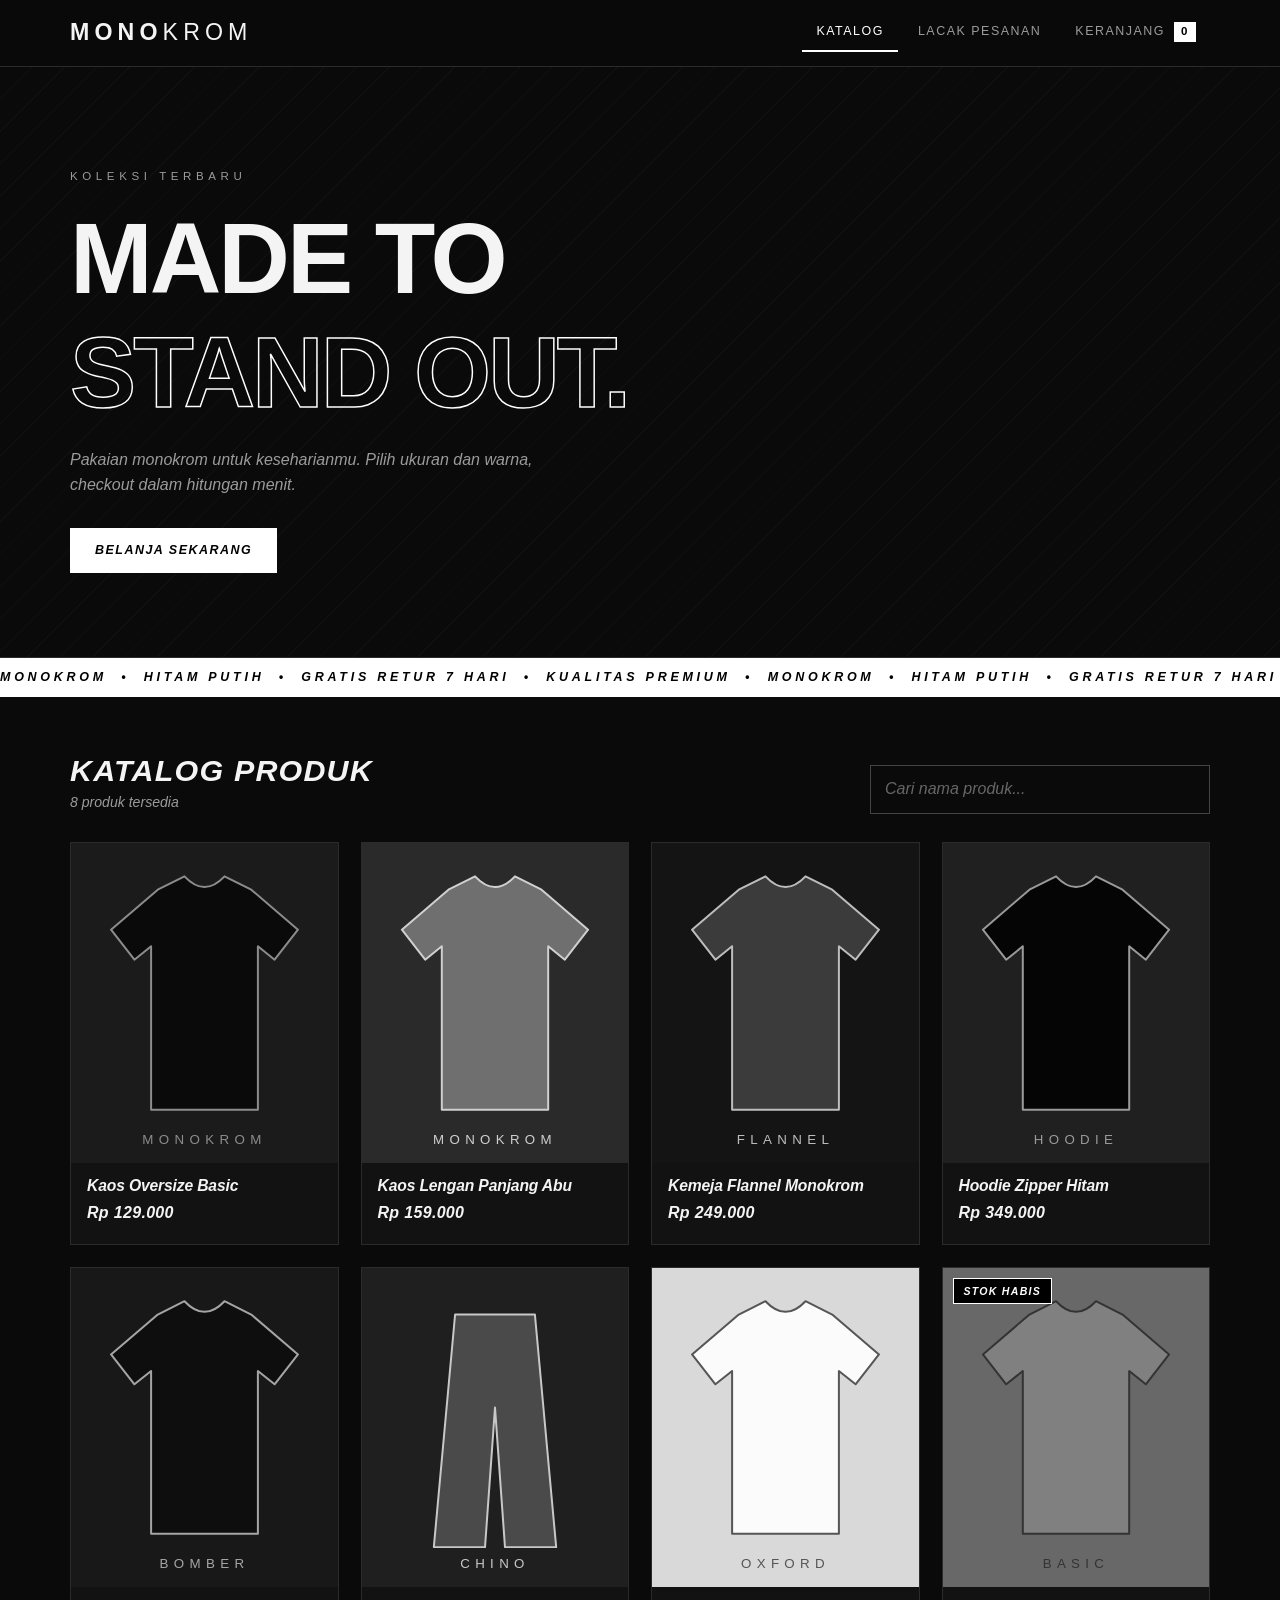
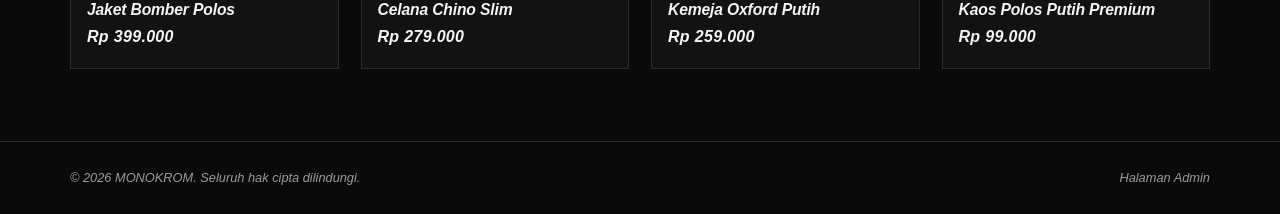
<file: index.html>
<!DOCTYPE html>
<html lang="id">
<head>
  <meta charset="UTF-8">
  <meta name="viewport" content="width=device-width, initial-scale=1">
  <title>MONOKROM — Toko Baju Online</title>
  <link rel="stylesheet" href="style.css">
</head>
<body>

<header class="topbar">
  <div class="wrap bar">
    <a href="#katalog" class="brand">MONO<span>KROM</span></a>
    <nav class="nav">
      <a href="#katalog" data-route="katalog">Katalog</a>
      <a href="#pesanan" data-route="pesanan">Lacak Pesanan</a>
      <a href="#keranjang" data-route="keranjang">Keranjang <b id="cartCount">0</b></a>
    </nav>
  </div>
</header>

<main>

  <!-- ===== UC-01: KATALOG ===== -->
  <section id="view-katalog" class="view">
    <div class="hero">
      <div class="wrap">
        <small>Koleksi Terbaru</small>
        <h1>MADE TO<br><em>STAND OUT.</h1>
        <p>Pakaian monokrom untuk keseharianmu. Pilih ukuran dan warna, checkout dalam hitungan menit.</p>
        <button class="btn btn-primary" id="btnShop">Belanja Sekarang</button>
      </div>
    </div>
    <div class="strip"><div id="strip"></div></div>

    <div class="section" id="produk">
      <div class="wrap">
        <div class="sec-head">
          <div>
            <h2>Katalog Produk</h2>
            <p id="resultInfo"></p>
          </div>
          <form class="search" id="searchForm" autocomplete="off">
            <input type="search" id="search" placeholder="Cari nama produk...">
          </form>
        </div>
        <div class="grid" id="productGrid"></div>
        <div class="empty hidden" id="noResult">
          <h3>Produk tidak ditemukan</h3>
          <p>Coba gunakan kata kunci lain.</p>
        </div>
      </div>
    </div>
  </section>

  <!-- ===== UC-02: KERANJANG ===== -->
  <section id="view-keranjang" class="view hidden">
    <div class="wrap page">
      <h1>Keranjang</h1>
      <p class="sub">Atur jumlah produk sebelum checkout.</p>
      <div class="layout">
        <div class="panel" id="cartBody"></div>
        <aside class="panel sticky" id="cartSummary">
          <h3>Ringkasan</h3>
          <div class="sum-line"><span>Total Item</span><span id="cartItems">0</span></div>
          <div class="sum-total"><span>Total</span><span id="cartTotal">Rp 0</span></div>
          <a href="#checkout" class="btn btn-primary btn-block" id="btnToCheckout">Lanjut Checkout</a>
          <a href="#katalog" class="btn btn-ghost btn-block" style="margin-top:10px">Lanjut Belanja</a>
        </aside>
      </div>
    </div>
  </section>

  <!-- ===== UC-03: CHECKOUT ===== -->
  <section id="view-checkout" class="view hidden">
    <div class="wrap page">
      <h1>Checkout</h1>
      <p class="sub">Isi data pemesanan dan pilih metode pembayaran.</p>
      <div class="notice warn hidden" id="stockAlert"></div>
      <form id="checkoutForm" novalidate>
        <div class="layout">
          <div class="panel">
            <h3>Data Pemesanan</h3>
            <div class="field" data-field="name">
              <label for="cName">Nama Lengkap</label>
              <input type="text" id="cName" placeholder="Nama penerima">
              <small class="err" data-err="name"></small>
            </div>
            <div class="field" data-field="phone">
              <label for="cPhone">Nomor HP</label>
              <input type="tel" id="cPhone" placeholder="081234567890">
              <small class="err" data-err="phone"></small>
            </div>
            <div class="field" data-field="address">
              <label for="cAddress">Alamat Pengiriman</label>
              <textarea id="cAddress" placeholder="Jalan, nomor, kelurahan, kota, provinsi, kode pos"></textarea>
              <small class="err" data-err="address"></small>
            </div>
            <div class="field" data-field="payment">
              <span class="lbl">Metode Pembayaran</span>
              <div class="pay">
                <label><input type="radio" name="payment" value="Transfer Bank"><span>Transfer Bank<small>Instruksi transfer dikirim setelah pesanan dibuat.</small></span></label>
                <label><input type="radio" name="payment" value="E-Wallet"><span>E-Wallet<small>OVO, GoPay, DANA, ShopeePay.</small></span></label>
                <label><input type="radio" name="payment" value="Bayar di Tempat (COD)"><span>Bayar di Tempat (COD)<small>Bayar tunai saat pesanan tiba.</small></span></label>
              </div>
              <small class="err" data-err="payment"></small>
            </div>
          </div>
          <aside class="panel sticky">
            <h3>Ringkasan Pesanan</h3>
            <div id="checkoutSummary"></div>
            <div class="sum-total"><span>Total</span><span id="checkoutTotal">Rp 0</span></div>
            <button type="submit" class="btn btn-primary btn-block">Buat Pesanan</button>
            <a href="#keranjang" class="btn btn-ghost btn-block" style="margin-top:10px">Kembali ke Keranjang</a>
          </aside>
        </div>
      </form>
    </div>
  </section>

  <!-- ===== Sukses ===== -->
  <section id="view-sukses" class="view hidden">
    <div class="wrap page">
      <div class="panel success" id="successBody"></div>
    </div>
  </section>

  <!-- ===== UC-04: LACAK PESANAN ===== -->
  <section id="view-pesanan" class="view hidden">
    <div class="wrap page">
      <h1>Lacak Pesanan</h1>
      <p class="sub">Masukkan nomor pesanan untuk melihat status pesananmu.</p>
      <form class="track-form" id="trackForm" autocomplete="off">
        <input type="text" id="trackInput" placeholder="Contoh: MK-XXXXXXXX">
        <button class="btn btn-primary" type="submit">Cari</button>
      </form>
      <div id="trackResult" style="margin-top:30px"></div>
    </div>
  </section>

</main>

<footer class="foot">
  <div class="wrap">
    <span>&copy; 2026 MONOKROM. Seluruh hak cipta dilindungi.</span>
    <a href="admin.html">Halaman Admin</a>
  </div>
</footer>

<!-- Modal detail produk -->
<div class="modal" id="modal">
  <div class="modal-box">
    <button class="modal-close" id="modalClose" aria-label="Tutup">&times;</button>
    <div id="modalBody"></div>
  </div>
</div>

<div class="toast" id="toast"></div>

<script src="https://cdnjs.cloudflare.com/ajax/libs/jquery/3.7.1/jquery.min.js"></script>
<script src="store.js"></script>
<script src="customer.js"></script>
</body>
</html>
</file>
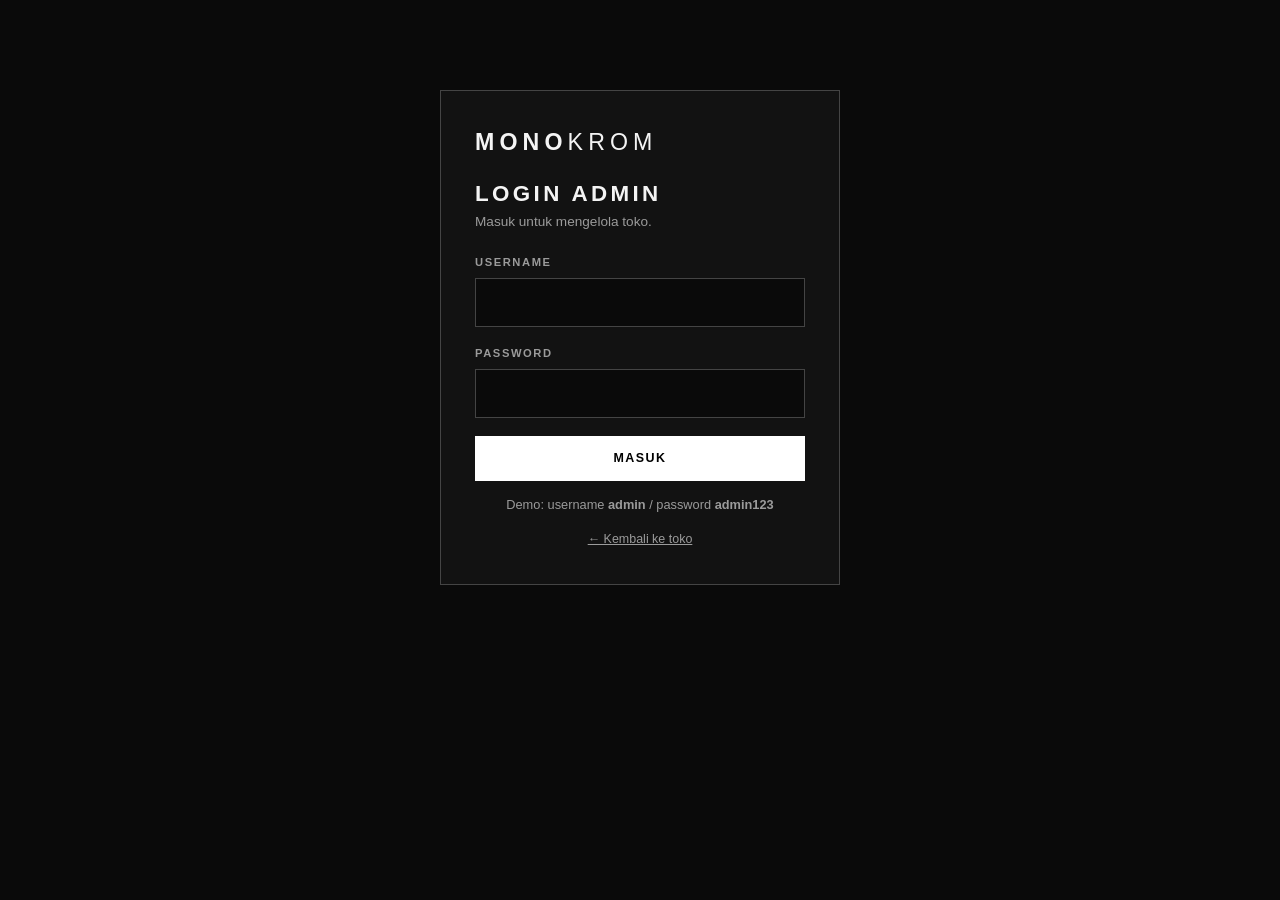
<file: admin.html>
<!DOCTYPE html>
<html lang="id">
<head>
  <meta charset="UTF-8">
  <meta name="viewport" content="width=device-width, initial-scale=1">
  <title>Admin — MONOKROM</title>
  <link rel="stylesheet" href="style.css">
</head>
<body>

<!-- ===== LOGIN ===== -->
<div id="loginView" class="hidden">
  <div class="login-box">
    <div class="brand" style="margin-bottom:20px">MONO<span>KROM</span></div>
    <h1>Login Admin</h1>
    <p style="color:var(--muted);font-size:.85rem;margin:4px 0 22px">Masuk untuk mengelola toko.</p>
    <form id="loginForm" novalidate>
      <div class="field">
        <label for="lUser">Username</label>
        <input type="text" id="lUser" autocomplete="username">
      </div>
      <div class="field">
        <label for="lPass">Password</label>
        <input type="password" id="lPass" autocomplete="current-password">
        <small class="err" id="loginErr"></small>
      </div>
      <button class="btn btn-primary btn-block" type="submit">Masuk</button>
    </form>
    <p class="hint">Demo: username <b>admin</b> / password <b>admin123</b></p>
    <p class="hint"><a href="index.html" class="lnk">&larr; Kembali ke toko</a></p>
  </div>
</div>

<!-- ===== DASHBOARD ===== -->
<div id="dashView" class="hidden">
  <header class="topbar">
    <div class="wrap bar">
      <a href="admin.html" class="brand">MONO<span>KROM</span> <small style="font-size:.6rem;letter-spacing:.3em;color:var(--muted);font-weight:400;margin-left:8px">ADMIN</small></a>
      <nav class="nav">
        <a href="index.html" target="_blank">Lihat Toko</a>
        <a href="#" id="btnLogout">Keluar</a>
      </nav>
    </div>
  </header>

  <div class="wrap page">
    <div class="stats">
      <div class="stat"><b id="stProd">0</b><span>Produk</span></div>
      <div class="stat"><b id="stOrder">0</b><span>Total Pesanan</span></div>
      <div class="stat"><b id="stProc">0</b><span>Perlu Diproses</span></div>
      <div class="stat"><b id="stLow">0</b><span>Stok Menipis</span></div>
    </div>

    <div class="tabs">
      <button class="tab active" data-tab="produk">Produk &amp; Stok</button>
      <button class="tab" data-tab="pesanan">Pesanan</button>
    </div>

    <!-- Tab produk -->
    <section id="tab-produk">
      <div class="toolbar">
        <div class="filters"><input type="search" id="pSearch" placeholder="Cari produk..."></div>
        <button class="btn btn-primary" id="btnAddProduct">+ Tambah Produk</button>
      </div>
      <div class="table-wrap">
        <table>
          <thead><tr><th>Foto</th><th>Nama</th><th>Harga</th><th>Varian</th><th>Stok</th><th>Aksi</th></tr></thead>
          <tbody id="productRows"></tbody>
        </table>
      </div>
    </section>

    <!-- Tab pesanan -->
    <section id="tab-pesanan" class="hidden">
      <div class="toolbar">
        <div class="filters">
          <input type="search" id="oSearch" placeholder="Cari no. pesanan / nama...">
          <select id="oFilter">
            <option value="">Semua Status</option>
            <option>Diproses</option><option>Dikirim</option><option>Selesai</option>
          </select>
        </div>
      </div>
      <div class="table-wrap">
        <table>
          <thead><tr><th>No. Pesanan</th><th>Tanggal</th><th>Pelanggan</th><th>Total</th><th>Pembayaran</th><th>Status</th><th>Aksi</th></tr></thead>
          <tbody id="orderRows"></tbody>
        </table>
      </div>
    </section>
  </div>
</div>

<!-- Modal produk -->
<div class="modal" id="pModal">
  <div class="modal-box narrow">
    <button class="modal-close" data-close aria-label="Tutup">&times;</button>
    <form class="modal-form" id="productForm" novalidate>
      <h2 id="pTitle">Tambah Produk</h2>
      <input type="hidden" id="pId">
      <div class="form-grid">
        <div class="field full">
          <label for="pName">Nama Produk</label>
          <input type="text" id="pName">
          <small class="err" data-err="name"></small>
        </div>
        <div class="field">
          <label for="pPrice">Harga (Rp)</label>
          <input type="number" id="pPrice" min="1" step="1">
          <small class="err" data-err="price"></small>
        </div>
        <div class="field">
          <label for="pStock">Stok</label>
          <input type="number" id="pStock" min="0" step="1">
          <small class="err" data-err="stock"></small>
        </div>
        <div class="field full">
          <label for="pDesc">Deskripsi</label>
          <textarea id="pDesc"></textarea>
        </div>
        <div class="field full">
          <span class="lbl">Ukuran Tersedia</span>
          <div class="checks" id="pSizes">
            <label><input type="checkbox" value="XS">XS</label>
            <label><input type="checkbox" value="S">S</label>
            <label><input type="checkbox" value="M">M</label>
            <label><input type="checkbox" value="L">L</label>
            <label><input type="checkbox" value="XL">XL</label>
            <label><input type="checkbox" value="XXL">XXL</label>
          </div>
        </div>
        <div class="field full">
          <label for="pColors">Warna (pisahkan dengan koma)</label>
          <input type="text" id="pColors" placeholder="Hitam, Putih, Abu-abu">
        </div>
        <div class="field full">
          <label for="pFile">Foto Produk</label>
          <input type="file" id="pFile" accept="image/*">
          <input type="text" id="pUrl" placeholder="atau tempel URL gambar" style="margin-top:8px">
          <img id="pPreview" class="preview hidden" alt="Pratinjau">
          <small class="err" data-err="photo"></small>
        </div>
      </div>
      <div class="form-actions">
        <button type="button" class="btn btn-ghost" data-close>Batal</button>
        <button type="submit" class="btn btn-primary">Simpan</button>
      </div>
    </form>
  </div>
</div>

<!-- Modal pesanan -->
<div class="modal" id="oModal">
  <div class="modal-box narrow">
    <button class="modal-close" data-close aria-label="Tutup">&times;</button>
    <div class="modal-form" id="oBody"></div>
  </div>
</div>

<div class="toast" id="toast"></div>

<script src="https://cdnjs.cloudflare.com/ajax/libs/jquery/3.7.1/jquery.min.js"></script>
<script src="store.js"></script>
<script src="admin.js"></script>
</body>
</html>
</file>
<file: style.css>
/* ==========================================================
   MONOKROM - Tema hitam putih (dominan hitam)
   ========================================================== */
:root {
    --bg: #0a0a0a;
    --bg2: #121212;
    --bg3: #1a1a1a;
    --line: #2b2b2b;
    --line2: #444;
    --text: #f4f4f4;
    --muted: #9b9b9b;
    --white: #ffffff;
    --err: #ff6b6b;
    --font: 'Helvetica Neue', Helvetica, Arial, sans-serif;
}

* {
    box-sizing: border-box;
    margin: 0;
    padding: 0;
}

html {
    scroll-behavior: smooth;
}

body {
    background: var(--bg);
    color: var(--text);
    font-family: var(--font);
    line-height: 1.55;
    -webkit-font-smoothing: antialiased;
    min-height: 100vh;
    display: flex;
    flex-direction: column;
}

body.noscroll {
    overflow: hidden;
}

main {
    flex: 1;
}

img {
    display: block;
    max-width: 100%;
}

a {
    color: inherit;
    text-decoration: none;
}

button {
    font: inherit;
    color: inherit;
    background: none;
    border: 0;
    cursor: pointer;
}

input,
select,
textarea {
    font: inherit;
    color: var(--text);
    background: var(--bg);
    border: 1px solid var(--line2);
    padding: 11px 13px;
    width: 100%;
    border-radius: 0;
    outline: none;
    transition: border-color .15s;
}

input:focus,
select:focus,
textarea:focus {
    border-color: var(--white);
}

input::placeholder,
textarea::placeholder {
    color: #666;
}

textarea {
    resize: vertical;
    min-height: 90px;
}

select option {
    background: var(--bg);
}

.wrap {
    max-width: 1180px;
    margin: 0 auto;
    padding: 0 20px;
}

.hidden {
    display: none !important;
}

h1,
h2,
h3 {
    line-height: 1.15;
    letter-spacing: -.01em;
}

/* ---------- tombol ---------- */
.btn {
    display: inline-flex;
    align-items: center;
    justify-content: center;
    gap: 8px;
    padding: 12px 24px;
    border: 1px solid var(--white);
    font-weight: 700;
    font-size: .78rem;
    letter-spacing: .12em;
    text-transform: uppercase;
    transition: .18s;
    text-align: center;
}

.btn-primary {
    background: var(--white);
    color: #000;
}

.btn-primary:hover {
    background: #000;
    color: var(--white);
}

.btn-ghost:hover {
    background: var(--white);
    color: #000;
}

.btn-danger {
    border-color: var(--err);
    color: var(--err);
}

.btn-danger:hover {
    background: var(--err);
    color: #000;
}

.btn-sm {
    padding: 7px 13px;
    font-size: .68rem;
}

.btn-block {
    width: 100%;
}

.btn[disabled] {
    opacity: .3;
    cursor: not-allowed;
    pointer-events: none;
}

/* ---------- topbar ---------- */
.topbar {
    position: sticky;
    top: 0;
    z-index: 50;
    background: rgba(10, 10, 10, .92);
    backdrop-filter: blur(8px);
    border-bottom: 1px solid var(--line);
}

.bar {
    display: flex;
    align-items: center;
    justify-content: space-between;
    height: 66px;
    gap: 16px;
}

.brand {
    font-weight: 900;
    font-size: 1.45rem;
    letter-spacing: .22em;
}

.brand span {
    font-weight: 300;
}

.nav {
    display: flex;
    gap: 6px;
    align-items: center;
}

.nav a {
    padding: 8px 14px;
    font-size: .78rem;
    text-transform: uppercase;
    letter-spacing: .12em;
    color: var(--muted);
    border-bottom: 2px solid transparent;
}

.nav a:hover,
.nav a.active {
    color: var(--white);
    border-bottom-color: var(--white);
}

.nav b {
    display: inline-block;
    min-width: 22px;
    padding: 1px 6px;
    margin-left: 4px;
    background: var(--white);
    color: #000;
    text-align: center;
    font-size: .72rem;
}

/* ---------- hero ---------- */
.hero {
    padding: 96px 0 84px;
    border-bottom: 1px solid var(--line);
    background: repeating-linear-gradient(135deg, transparent 0 22px, rgba(255, 255, 255, .025) 22px 23px);
}

.hero small {
    letter-spacing: .4em;
    color: var(--muted);
    font-size: .72rem;
    text-transform: uppercase;
}

.hero h1 {
    font-size: clamp(2.6rem, 9vw, 6.2rem);
    font-weight: 900;
    text-transform: uppercase;
    margin: 14px 0 18px;
    letter-spacing: -.03em;
}

.hero h1 em {
    font-style: normal;
    -webkit-text-stroke: 1.5px var(--white);
    color: transparent;
}

.hero p {
    max-width: 520px;
    color: var(--muted);
    margin-bottom: 30px;
}

.strip {
    background: var(--white);
    color: #000;
    overflow: hidden;
    white-space: nowrap;
    padding: 10px 0;
    font-weight: 800;
    letter-spacing: .3em;
    font-size: .78rem;
    text-transform: uppercase;
}

.strip div {
    display: inline-block;
    animation: slide 28s linear infinite;
}

@keyframes slide {
    from {
        transform: translateX(0);
    }

    to {
        transform: translateX(-50%);
    }
}

/* ---------- katalog ---------- */
.section {
    padding: 56px 0 72px;
}

.sec-head {
    display: flex;
    justify-content: space-between;
    align-items: flex-end;
    gap: 20px;
    flex-wrap: wrap;
    margin-bottom: 28px;
}

.sec-head h2 {
    font-size: 1.9rem;
    text-transform: uppercase;
    letter-spacing: .04em;
}

.sec-head p {
    color: var(--muted);
    font-size: .88rem;
    margin-top: 4px;
}

.search {
    position: relative;
    width: 100%;
    max-width: 340px;
}

.search input {
    padding-left: 14px;
}

.grid {
    display: grid;
    grid-template-columns: repeat(auto-fill, minmax(230px, 1fr));
    gap: 22px;
}

.card {
    background: var(--bg2);
    border: 1px solid var(--line);
    cursor: pointer;
    transition: .2s;
    display: flex;
    flex-direction: column;
}

.card:hover {
    border-color: var(--white);
    transform: translateY(-4px);
}

.thumb {
    position: relative;
    aspect-ratio: 5/6;
    overflow: hidden;
    background: var(--bg3);
}

.thumb img {
    width: 100%;
    height: 100%;
    object-fit: cover;
    transition: transform .4s;
}

.card:hover .thumb img {
    transform: scale(1.05);
}

.card .info {
    padding: 14px 16px 18px;
}

.card h3 {
    font-size: .98rem;
    font-weight: 600;
    margin-bottom: 6px;
}

.price {
    font-weight: 800;
    letter-spacing: .02em;
}

.tag {
    position: absolute;
    top: 10px;
    left: 10px;
    background: var(--white);
    color: #000;
    padding: 4px 10px;
    font-size: .66rem;
    font-weight: 800;
    letter-spacing: .12em;
    text-transform: uppercase;
}

.tag.dark {
    background: #000;
    color: var(--white);
    border: 1px solid var(--white);
}

.card.soldout .thumb img {
    filter: grayscale(1) brightness(.5);
}

.empty {
    text-align: center;
    padding: 70px 20px;
    border: 1px dashed var(--line2);
    color: var(--muted);
}

.empty h3 {
    color: var(--text);
    margin-bottom: 6px;
}

.empty .btn {
    margin-top: 18px;
}

/* ---------- modal ---------- */
.modal {
    position: fixed;
    inset: 0;
    z-index: 100;
    background: rgba(0, 0, 0, .82);
    display: none;
    align-items: center;
    justify-content: center;
    padding: 20px;
    overflow: auto;
}

.modal.open {
    display: flex;
}

.modal-box {
    position: relative;
    background: var(--bg2);
    border: 1px solid var(--line2);
    width: 100%;
    max-width: 880px;
    max-height: 94vh;
    overflow: auto;
}

.modal-box.narrow {
    max-width: 620px;
}

.modal-close {
    position: absolute;
    top: 8px;
    right: 14px;
    font-size: 2rem;
    line-height: 1;
    color: var(--muted);
    z-index: 2;
}

.modal-close:hover {
    color: var(--white);
}

.detail {
    display: grid;
    grid-template-columns: 1fr 1fr;
}

.detail .dimg {
    background: var(--bg3);
}

.detail .dimg img {
    width: 100%;
    height: 100%;
    object-fit: cover;
}

.detail .dinfo {
    padding: 34px 30px;
}

.detail h2 {
    font-size: 1.6rem;
    margin-bottom: 8px;
}

.detail .price {
    font-size: 1.25rem;
    margin-bottom: 14px;
}

.detail .desc {
    color: var(--muted);
    font-size: .9rem;
    margin-bottom: 20px;
}

.opt {
    margin-bottom: 18px;
}

.opt>label,
.lbl {
    display: block;
    font-size: .7rem;
    text-transform: uppercase;
    letter-spacing: .14em;
    color: var(--muted);
    margin-bottom: 8px;
    font-weight: 700;
}

.chips {
    display: flex;
    gap: 8px;
    flex-wrap: wrap;
}

.chip {
    min-width: 46px;
    padding: 9px 16px;
    border: 1px solid var(--line2);
    font-size: .85rem;
    transition: .15s;
}

.chip:hover {
    border-color: var(--white);
}

.chip.active {
    background: var(--white);
    color: #000;
    border-color: var(--white);
    font-weight: 700;
}

.qty {
    display: inline-flex;
    border: 1px solid var(--line2);
}

.qty button {
    width: 38px;
    height: 40px;
    font-size: 1.1rem;
}

.qty button:hover {
    background: var(--white);
    color: #000;
}

.qty input {
    width: 56px;
    text-align: center;
    border: 0;
    border-left: 1px solid var(--line2);
    border-right: 1px solid var(--line2);
    padding: 0;
    -moz-appearance: textfield;
}

.qty input::-webkit-outer-spin-button,
.qty input::-webkit-inner-spin-button {
    -webkit-appearance: none;
}

.stock-note {
    margin-left: 12px;
    font-size: .8rem;
    color: var(--muted);
}

.notice {
    border: 1px solid var(--line2);
    padding: 12px 14px;
    font-size: .85rem;
    color: var(--muted);
    margin-bottom: 14px;
}

.notice.warn {
    border-color: var(--err);
    color: var(--err);
}

/* ---------- halaman umum ---------- */
.page {
    padding: 48px 0 80px;
}

.page h1 {
    font-size: 2rem;
    text-transform: uppercase;
    letter-spacing: .05em;
    margin-bottom: 6px;
}

.page .sub {
    color: var(--muted);
    margin-bottom: 30px;
}

.layout {
    display: grid;
    grid-template-columns: 1fr 340px;
    gap: 28px;
    align-items: start;
}

.panel {
    background: var(--bg2);
    border: 1px solid var(--line);
    padding: 22px;
}

.panel h3 {
    font-size: .8rem;
    text-transform: uppercase;
    letter-spacing: .15em;
    margin-bottom: 16px;
    color: var(--muted);
}

.sticky {
    position: sticky;
    top: 90px;
}

/* ---------- keranjang ---------- */
.cart-row {
    display: grid;
    grid-template-columns: 84px 1fr auto;
    gap: 16px;
    padding: 16px 0;
    border-bottom: 1px solid var(--line);
    align-items: center;
}

.cart-row:first-child {
    padding-top: 0;
}

.cart-row img {
    width: 84px;
    height: 100px;
    object-fit: cover;
    background: var(--bg3);
}

.cart-row h4 {
    font-size: .98rem;
    font-weight: 600;
}

.cart-row .meta {
    color: var(--muted);
    font-size: .82rem;
    margin: 2px 0 10px;
}

.cart-row .sub {
    text-align: right;
}

.cart-row .sub b {
    display: block;
    margin-bottom: 10px;
}

.lnk {
    color: var(--muted);
    font-size: .78rem;
    text-decoration: underline;
}

.lnk:hover {
    color: var(--err);
}

.sum-line {
    display: flex;
    justify-content: space-between;
    padding: 7px 0;
    font-size: .9rem;
    color: var(--muted);
}

.sum-total {
    display: flex;
    justify-content: space-between;
    padding: 16px 0 18px;
    margin-top: 8px;
    border-top: 1px solid var(--line2);
    font-weight: 800;
    font-size: 1.15rem;
}

.sum-item {
    display: flex;
    justify-content: space-between;
    gap: 12px;
    font-size: .86rem;
    padding: 6px 0;
}

.sum-item span:first-child {
    color: var(--muted);
}

/* ---------- form ---------- */
.field {
    margin-bottom: 18px;
}

.field label {
    display: block;
    font-size: .7rem;
    text-transform: uppercase;
    letter-spacing: .14em;
    color: var(--muted);
    margin-bottom: 7px;
    font-weight: 700;
}

.err {
    display: block;
    color: var(--err);
    font-size: .78rem;
    margin-top: 5px;
    min-height: 0;
}

.field.bad input,
.field.bad textarea,
.field.bad select {
    border-color: var(--err);
}

.pay {
    display: grid;
    gap: 10px;
}

.pay label {
    display: flex;
    gap: 12px;
    align-items: flex-start;
    border: 1px solid var(--line2);
    padding: 13px 15px;
    cursor: pointer;
    transition: .15s;
    text-transform: none;
    letter-spacing: 0;
    color: var(--text);
    font-size: .92rem;
    font-weight: 400;
    margin: 0;
}

.pay label:hover {
    border-color: var(--white);
}

.pay input {
    width: auto;
    margin-top: 4px;
    accent-color: #fff;
}

.pay small {
    display: block;
    color: var(--muted);
    font-size: .78rem;
}

.pay label:has(input:checked) {
    border-color: var(--white);
    background: var(--bg3);
}

/* ---------- sukses & lacak ---------- */
.success {
    text-align: center;
    max-width: 560px;
    margin: 0 auto;
    padding: 44px 30px;
}

.success .check {
    width: 68px;
    height: 68px;
    border: 2px solid var(--white);
    border-radius: 50%;
    display: grid;
    place-items: center;
    margin: 0 auto 20px;
    font-size: 1.9rem;
}

.order-no {
    font-size: 1.7rem;
    font-weight: 900;
    letter-spacing: .12em;
    border: 1px dashed var(--white);
    padding: 14px 10px;
    margin: 18px 0 8px;
    user-select: all;
    word-break: break-all;
}

.track-form {
    display: flex;
    gap: 10px;
    max-width: 560px;
}

.track-form input {
    text-transform: uppercase;
    letter-spacing: .08em;
}

.stepper {
    display: grid;
    grid-template-columns: repeat(3, 1fr);
    margin: 24px 0 30px;
    position: relative;
}

.step {
    text-align: center;
    position: relative;
    color: var(--muted);
    font-size: .82rem;
}

.step::before {
    content: '';
    position: absolute;
    top: 15px;
    left: -50%;
    width: 100%;
    height: 2px;
    background: var(--line2);
}

.step:first-child::before {
    display: none;
}

.step .dot {
    position: relative;
    z-index: 1;
    width: 32px;
    height: 32px;
    margin: 0 auto 8px;
    border: 2px solid var(--line2);
    background: var(--bg);
    border-radius: 50%;
    display: grid;
    place-items: center;
    font-weight: 800;
    font-size: .8rem;
}

.step.done {
    color: var(--text);
}

.step.done::before {
    background: var(--white);
}

.step.done .dot {
    background: var(--white);
    border-color: var(--white);
    color: #000;
}

.step.current .dot {
    box-shadow: 0 0 0 4px rgba(255, 255, 255, .2);
}

.kv {
    display: grid;
    grid-template-columns: 140px 1fr;
    gap: 8px 14px;
    font-size: .9rem;
    margin-bottom: 18px;
}

.kv dt {
    color: var(--muted);
}

.items-list .sum-item {
    border-bottom: 1px solid var(--line);
    padding: 10px 0;
}

/* ---------- badge status ---------- */
.badge {
    display: inline-block;
    padding: 4px 11px;
    font-size: .68rem;
    text-transform: uppercase;
    letter-spacing: .12em;
    font-weight: 800;
    border: 1px solid var(--white);
}

.badge.Diproses {
    background: transparent;
    color: var(--white);
}

.badge.Dikirim {
    background: #888;
    color: #000;
    border-color: #888;
}

.badge.Selesai {
    background: var(--white);
    color: #000;
}

.badge.low {
    border-color: var(--err);
    color: var(--err);
}

/* ---------- admin ---------- */
.login-box {
    max-width: 400px;
    margin: 90px auto;
    padding: 34px;
    background: var(--bg2);
    border: 1px solid var(--line2);
}

.login-box h1 {
    font-size: 1.4rem;
    letter-spacing: .15em;
    text-transform: uppercase;
    margin-bottom: 4px;
}

.login-box p.hint {
    color: var(--muted);
    font-size: .8rem;
    margin: 14px 0 0;
    text-align: center;
}

.stats {
    display: grid;
    grid-template-columns: repeat(4, 1fr);
    gap: 14px;
    margin-bottom: 26px;
}

.stat {
    background: var(--bg2);
    border: 1px solid var(--line);
    padding: 18px 20px;
}

.stat b {
    display: block;
    font-size: 1.9rem;
    font-weight: 900;
}

.stat span {
    font-size: .7rem;
    letter-spacing: .14em;
    text-transform: uppercase;
    color: var(--muted);
}

.tabs {
    display: flex;
    border-bottom: 1px solid var(--line);
    margin-bottom: 22px;
    gap: 4px;
}

.tab {
    padding: 12px 22px;
    font-size: .8rem;
    text-transform: uppercase;
    letter-spacing: .14em;
    color: var(--muted);
    border-bottom: 2px solid transparent;
    margin-bottom: -1px;
}

.tab.active {
    color: var(--white);
    border-bottom-color: var(--white);
}

.toolbar {
    display: flex;
    gap: 10px;
    justify-content: space-between;
    margin-bottom: 16px;
    flex-wrap: wrap;
}

.toolbar .filters {
    display: flex;
    gap: 10px;
    flex-wrap: wrap;
}

.toolbar input,
.toolbar select {
    width: auto;
    min-width: 200px;
}

.table-wrap {
    overflow-x: auto;
    border: 1px solid var(--line);
    background: var(--bg2);
}

table {
    width: 100%;
    border-collapse: collapse;
    font-size: .88rem;
    min-width: 720px;
}

th {
    text-align: left;
    padding: 13px 14px;
    font-size: .68rem;
    text-transform: uppercase;
    letter-spacing: .13em;
    color: var(--muted);
    border-bottom: 1px solid var(--line2);
    white-space: nowrap;
}

td {
    padding: 12px 14px;
    border-bottom: 1px solid var(--line);
    vertical-align: middle;
}

tr:last-child td {
    border-bottom: 0;
}

td img {
    width: 52px;
    height: 62px;
    object-fit: cover;
    background: var(--bg3);
}

.stock-edit {
    display: flex;
    gap: 6px;
    align-items: center;
}

.stock-edit input {
    width: 74px;
    padding: 7px 8px;
}

.row-actions {
    display: flex;
    gap: 6px;
    flex-wrap: wrap;
}

.form-grid {
    display: grid;
    grid-template-columns: 1fr 1fr;
    gap: 0 16px;
}

.form-grid .full {
    grid-column: 1 / -1;
}

.modal-form {
    padding: 30px;
}

.modal-form h2 {
    margin-bottom: 22px;
    text-transform: uppercase;
    letter-spacing: .06em;
    font-size: 1.3rem;
}

.checks {
    display: flex;
    gap: 8px;
    flex-wrap: wrap;
}

.checks label {
    display: inline-flex;
    align-items: center;
    gap: 6px;
    border: 1px solid var(--line2);
    padding: 8px 14px;
    cursor: pointer;
    font-size: .85rem;
    text-transform: none;
    letter-spacing: 0;
    color: var(--text);
    margin: 0;
    font-weight: 400;
}

.checks input {
    width: auto;
    accent-color: #fff;
}

.preview {
    width: 120px;
    height: 144px;
    object-fit: cover;
    border: 1px solid var(--line2);
    margin-top: 10px;
    background: var(--bg3);
}

.form-actions {
    display: flex;
    gap: 10px;
    justify-content: flex-end;
    margin-top: 10px;
}

/* ---------- footer & toast ---------- */
.foot {
    border-top: 1px solid var(--line);
    padding: 26px 0;
    color: var(--muted);
    font-size: .8rem;
}

.foot .wrap {
    display: flex;
    justify-content: space-between;
    flex-wrap: wrap;
    gap: 10px;
}

.foot a:hover {
    color: var(--white);
}

.toast {
    position: fixed;
    left: 50%;
    bottom: 28px;
    transform: translate(-50%, 30px);
    opacity: 0;
    pointer-events: none;
    z-index: 200;
    background: var(--white);
    color: #000;
    padding: 13px 24px;
    font-weight: 700;
    font-size: .85rem;
    max-width: 92vw;
    text-align: center;
    transition: .25s;
}

.toast.show {
    opacity: 1;
    transform: translate(-50%, 0);
}

.toast.error {
    background: var(--err);
}

/* ---------- responsif ---------- */
@media (max-width: 860px) {
    .detail {
        grid-template-columns: 1fr;
    }

    .detail .dimg {
        max-height: 340px;
    }

    .layout {
        grid-template-columns: 1fr;
    }

    .sticky {
        position: static;
    }

    .stats {
        grid-template-columns: repeat(2, 1fr);
    }
}

@media (max-width: 560px) {
    .bar {
        height: auto;
        padding: 12px 0;
        flex-wrap: wrap;
        justify-content: center;
    }

    .nav a {
        padding: 6px 10px;
        font-size: .7rem;
    }

    .hero {
        padding: 60px 0 54px;
    }

    .cart-row {
        grid-template-columns: 70px 1fr;
    }

    .cart-row img {
        width: 70px;
        height: 86px;
    }

    .cart-row .sub {
        grid-column: 1 / -1;
        display: flex;
        justify-content: space-between;
        align-items: center;
        text-align: left;
    }

    .cart-row .sub b {
        margin: 0;
    }

    .form-grid {
        grid-template-columns: 1fr;
    }

    .track-form {
        flex-direction: column;
    }

    .kv {
        grid-template-columns: 1fr;
        gap: 0;
    }

    .kv dd {
        margin-bottom: 10px;
    }

    .modal-form {
        padding: 22px 18px;
    }
}
</file>
